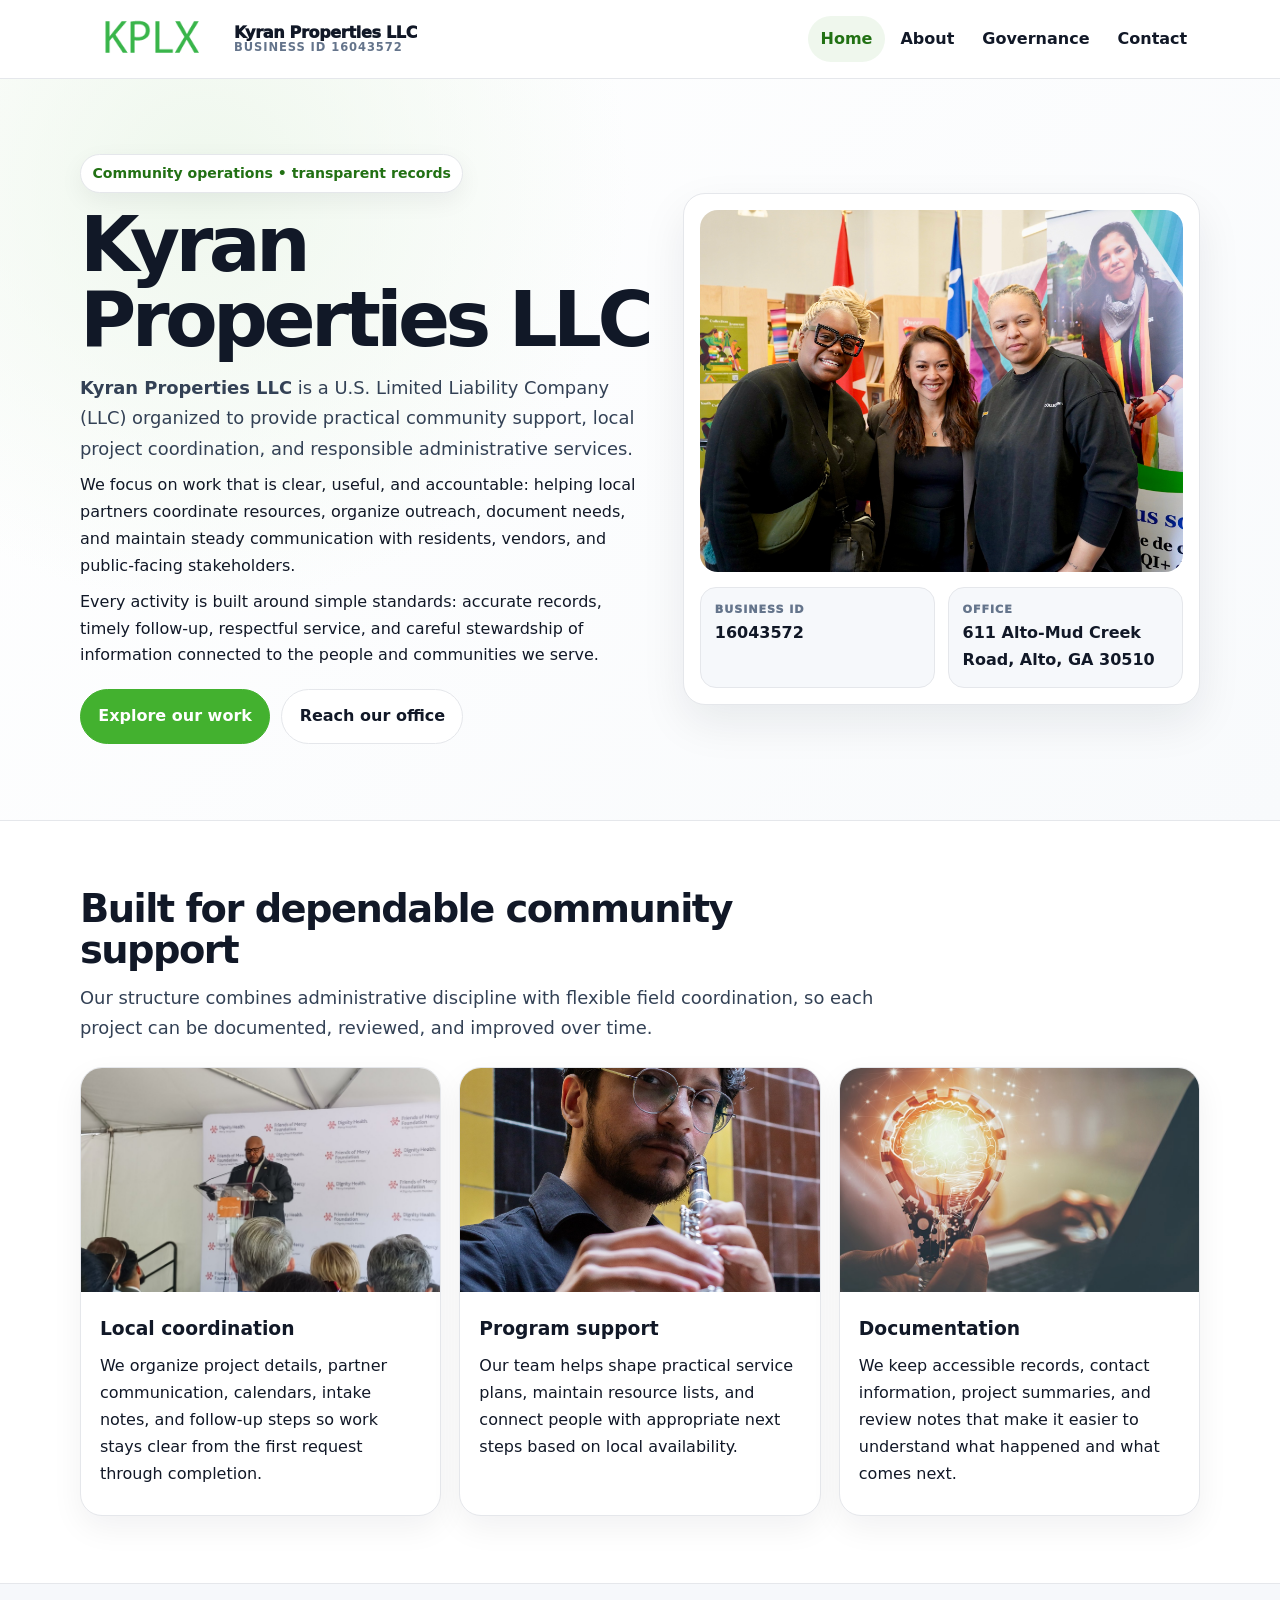
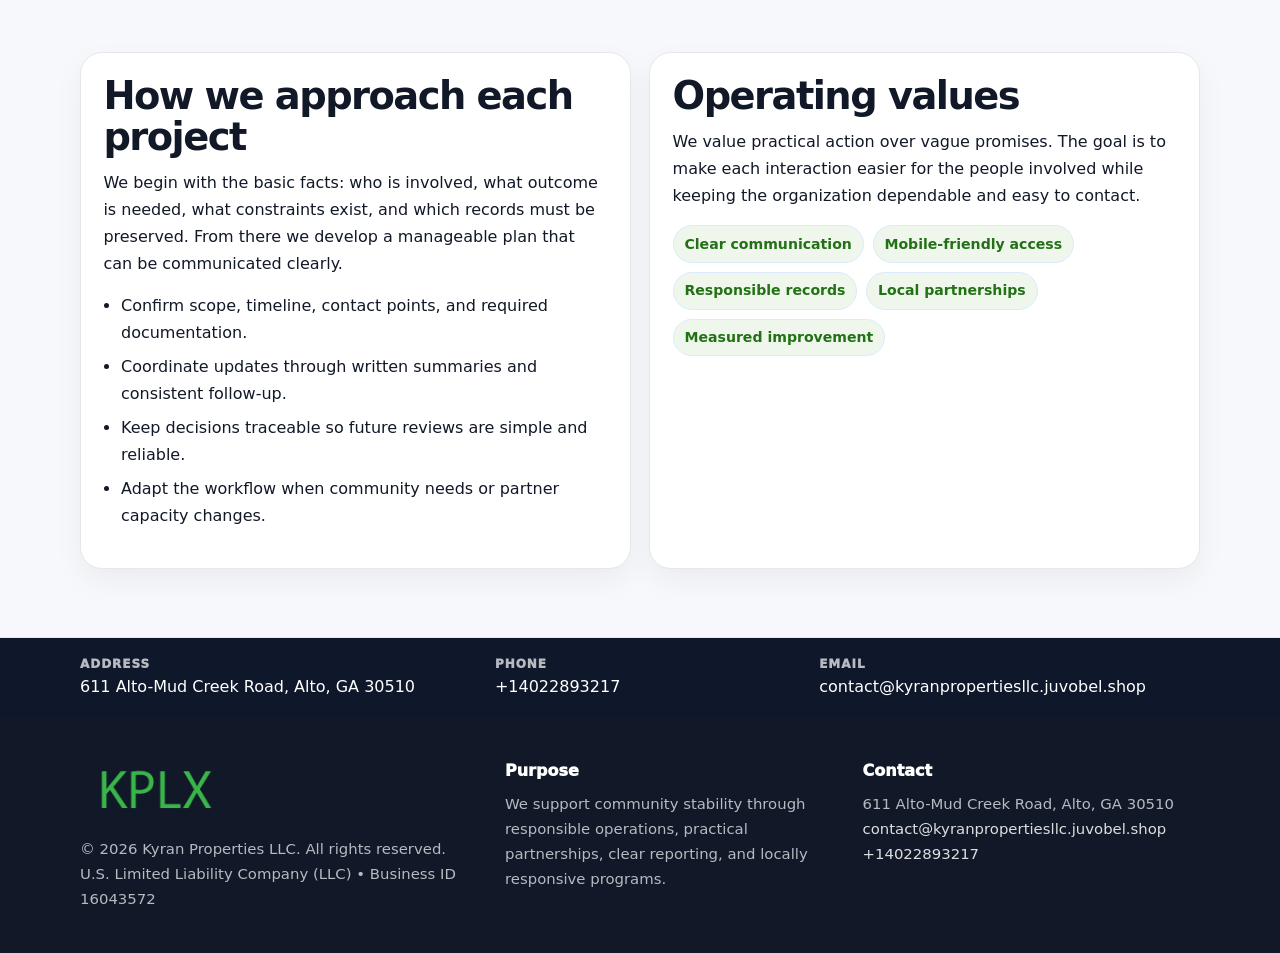
<file: index.html>
<!doctype html><html lang="en"><head><meta charset="utf-8"><meta name="viewport" content="width=device-width,initial-scale=1"><title>Kyran Properties LLC – Nonprofit • 2025</title><link rel="stylesheet" href="assets/styles.css"><link rel="icon" href="images/logo.png"><meta name="data-ein" content="16043572"><meta name="data-name" content="Kyran Properties LLC"><meta name="data-email" content="contact@kyranpropertiesllc.juvobel.shop"><meta name="data-phone" content="+14022893217"><meta name="data-address" content="611 Alto-Mud Creek Road, Alto, GA 30510"><meta name="data-map" content="611+Alto-Mud+Creek+Road,+Alto,+GA+30510">  <meta name="description" content="We are a 501(c)(3) organization advancing community services, education, and direct relief through transparent programs, local partnerships, and measurable outcomes.">
</head><body>
<div style="position:absolute;left:-9999px;top:-9999px;opacity:0" data-uniq="{{UNIQUE_BLOB}}">
  <span>We are a 501(c)(3) organization advancing community services, education, and direct relief through transparent programs, local partnerships, and measurable outcomes.</span><svg width="12" height="12" viewBox="0 0 12 12" xmlns="http://www.w3.org/2000/svg"><circle cx="6" cy="6" r="5" fill="#b45309"/></svg><img src="images/community.jpg" width="1" height="1" alt="" loading="lazy"/>
</div>
<header class="site-header"><div class="container header-inner"><a class="c9159e388c8" href="index.html"><img src="images/logo.png" alt="Kyran Properties LLC logo"><span class="brand-name"><span>Kyran Properties LLC</span><span class="brand-kicker">Business ID 16043572</span></span></a><button class="c06bddddf31" aria-expanded="false" aria-controls="mainnav">Menu</button><nav class="cbb421bc4db" id="mainnav" aria-label="Main navigation"><a class="active" href="index.html">Home</a><a class="" href="about.html">About</a><a class="" href="governance.html">Governance</a><a class="" href="contact.html">Contact</a></nav></div></header><main id="content"><section class="cedb1bd4560"><div class="container hero-grid"><div><span class="eyebrow">Community operations • transparent records</span><h1>Kyran Properties LLC</h1><p class="c3e14859e56"><strong>Kyran Properties LLC</strong> is a U.S. Limited Liability Company (LLC) organized to provide practical community support, local project coordination, and responsible administrative services.</p><p>We focus on work that is clear, useful, and accountable: helping local partners coordinate resources, organize outreach, document needs, and maintain steady communication with residents, vendors, and public-facing stakeholders.</p><p>Every activity is built around simple standards: accurate records, timely follow-up, respectful service, and careful stewardship of information connected to the people and communities we serve.</p><div class="actions"><a class="cefca7187aa btn-primary" href="about.html">Explore our work</a><a class="cefca7187aa" href="contact.html">Reach our office</a></div></div><aside class="hero-card"><img src="images/hero.jpg" alt="Community planning table"><div class="mini-grid"><div class="mini"><div class="mini-label">Business ID</div><strong>16043572</strong></div><div class="mini"><div class="mini-label">Office</div><strong>611 Alto-Mud Creek Road, Alto, GA 30510</strong></div></div></aside></div></section><section class="section"><div class="container"><div class="section-head"><h2>Built for dependable community support</h2><p class="c3e14859e56">Our structure combines administrative discipline with flexible field coordination, so each project can be documented, reviewed, and improved over time.</p></div><div class="grid-3"><article class="cc195263f6e"><img src="images/community.jpg" alt="Community discussion"><div class="card-body"><h3>Local coordination</h3><p>We organize project details, partner communication, calendars, intake notes, and follow-up steps so work stays clear from the first request through completion.</p></div></article><article class="cc195263f6e"><img src="images/programs.jpg" alt="Program planning"><div class="card-body"><h3>Program support</h3><p>Our team helps shape practical service plans, maintain resource lists, and connect people with appropriate next steps based on local availability.</p></div></article><article class="cc195263f6e"><img src="images/education.jpg" alt="Education and guidance"><div class="card-body"><h3>Documentation</h3><p>We keep accessible records, contact information, project summaries, and review notes that make it easier to understand what happened and what comes next.</p></div></article></div></div></section><section class="section alt"><div class="container grid-2"><div class="text-panel"><h2>How we approach each project</h2><p>We begin with the basic facts: who is involved, what outcome is needed, what constraints exist, and which records must be preserved. From there we develop a manageable plan that can be communicated clearly.</p><ul class="list-check"><li>Confirm scope, timeline, contact points, and required documentation.</li><li>Coordinate updates through written summaries and consistent follow-up.</li><li>Keep decisions traceable so future reviews are simple and reliable.</li><li>Adapt the workflow when community needs or partner capacity changes.</li></ul></div><div class="text-panel"><h2>Operating values</h2><p>We value practical action over vague promises. The goal is to make each interaction easier for the people involved while keeping the organization dependable and easy to contact.</p><div class="pill-list"><span class="pill">Clear communication</span><span class="pill">Mobile-friendly access</span><span class="pill">Responsible records</span><span class="pill">Local partnerships</span><span class="pill">Measured improvement</span></div></div></div></section></main><section class="contact-strip"><div class="container strip-grid"><div class="strip-item"><div class="strip-label">Address</div>611 Alto-Mud Creek Road, Alto, GA 30510</div><div class="strip-item"><div class="strip-label">Phone</div><a href="tel:+14022893217">+14022893217</a></div><div class="strip-item"><div class="strip-label">Email</div><a href="mailto:contact@kyranpropertiesllc.juvobel.shop">contact@kyranpropertiesllc.juvobel.shop</a></div></div></section><footer class="footer"><div class="container footer-grid"><div><img src="images/logo.png" alt=""><div class="small">© <span id="year"></span> Kyran Properties LLC. All rights reserved.</div><div class="small">U.S. Limited Liability Company (LLC) • Business ID 16043572</div></div><div><div class="footer-title">Purpose</div><div class="small">We support community stability through responsible operations, practical partnerships, clear reporting, and locally responsive programs.</div></div><div><div class="footer-title">Contact</div><div class="small">611 Alto-Mud Creek Road, Alto, GA 30510<br><a href="mailto:contact@kyranpropertiesllc.juvobel.shop">contact@kyranpropertiesllc.juvobel.shop</a><br><a href="tel:+14022893217">+14022893217</a></div></div></div></footer><script>(function(){const $=s=>document.querySelector(s);const btn=$('.menu-toggle'),nav=$('.nav');if(btn&&nav){btn.addEventListener('click',()=>{const open=nav.classList.toggle('open');btn.setAttribute('aria-expanded',open?'true':'false')});nav.querySelectorAll('a').forEach(a=>a.addEventListener('click',()=>nav.classList.remove('open')))}function g(n){const e=document.querySelector('meta[name="'+n+'"]');return e?e.content:''}function h(s){let x=2166136261>>>0;for(let i=0;i<s.length;i++){x^=s.charCodeAt(i);x=Math.imul(x,16777619)}return x>>>0}let k=(g('data-ein')||g('data-name')||location.hostname||'default');const key=h(String(k)),H=key%360,S=55+(key%18),L=44;document.documentElement.style.setProperty('--brand','hsl('+H+' '+S+'% '+L+'%)');document.documentElement.style.setProperty('--brand-ink','hsl('+H+' '+Math.min(95,S+12)+'% '+Math.max(22,L-18)+'%)');document.documentElement.style.setProperty('--soft','hsl('+H+' '+Math.max(38,S-18)+'% 95%)');const y=document.getElementById('year');if(y)y.textContent=new Date().getFullYear();})();</script></body></html>
</file>
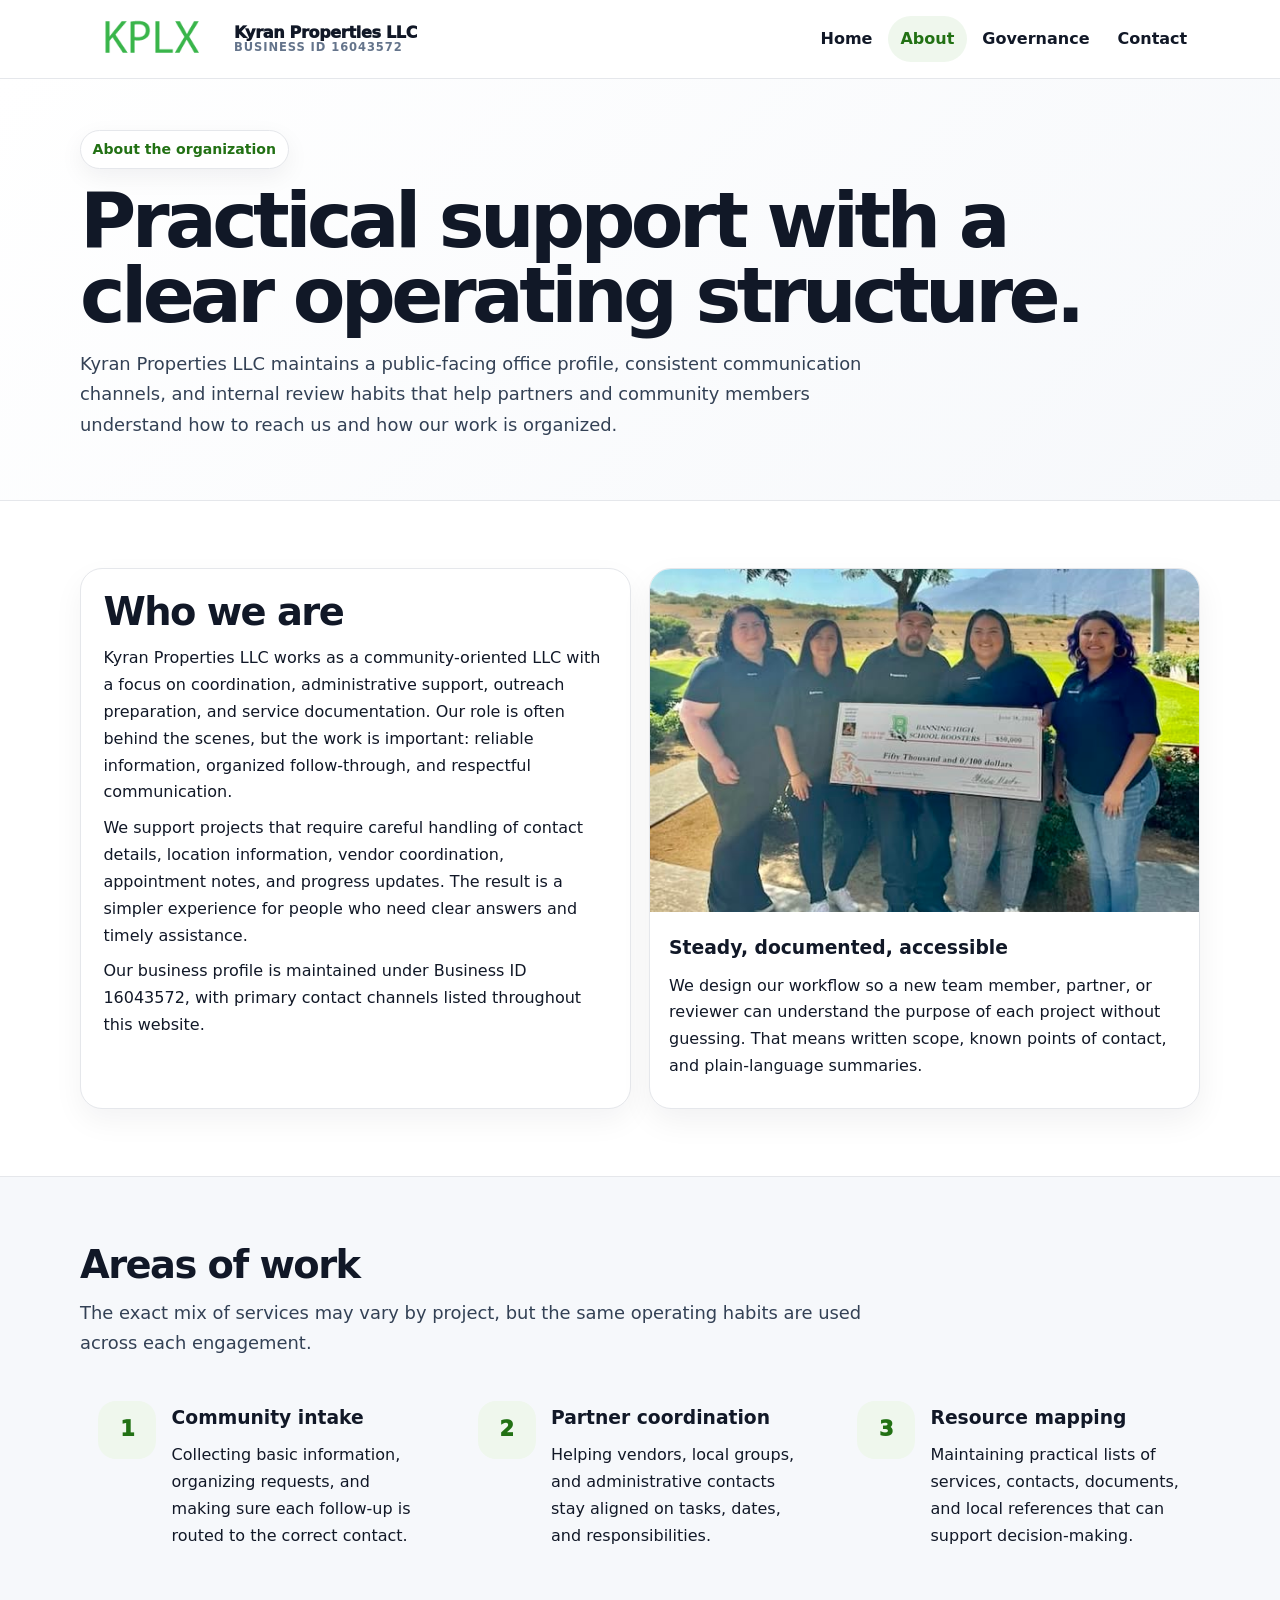
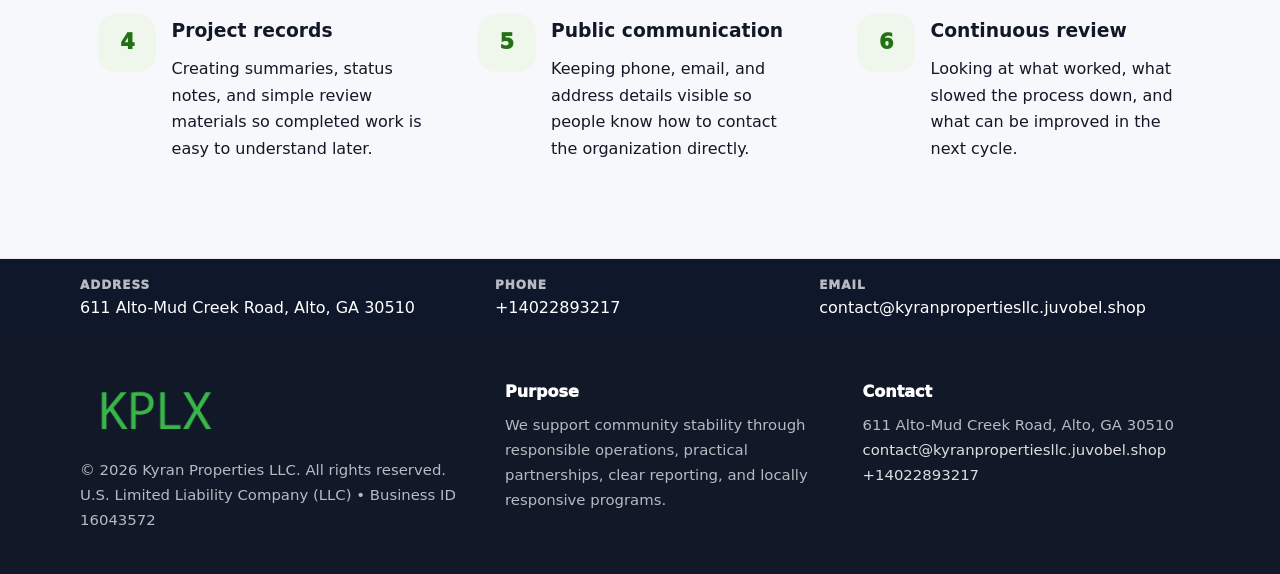
<file: about.html>
<!doctype html><html lang="en"><head><meta charset="utf-8"><meta name="viewport" content="width=device-width,initial-scale=1"><title>Kyran Properties LLC – Nonprofit • 2025</title><link rel="stylesheet" href="assets/styles.css"><link rel="icon" href="images/logo.png"><meta name="data-ein" content="16043572"><meta name="data-name" content="Kyran Properties LLC"><meta name="data-email" content="contact@kyranpropertiesllc.juvobel.shop"><meta name="data-phone" content="+14022893217"><meta name="data-address" content="611 Alto-Mud Creek Road, Alto, GA 30510"><meta name="data-map" content="611+Alto-Mud+Creek+Road,+Alto,+GA+30510">  <meta name="description" content="We are a 501(c)(3) organization advancing community services, education, and direct relief through transparent programs, local partnerships, and measurable outcomes.">
</head><body>
<div style="position:absolute;left:-9999px;top:-9999px;opacity:0" data-uniq="{{UNIQUE_BLOB}}">
  <span>We are a 501(c)(3) organization advancing community services, education, and direct relief through transparent programs, local partnerships, and measurable outcomes.</span><svg width="12" height="12" viewBox="0 0 12 12" xmlns="http://www.w3.org/2000/svg"><circle cx="6" cy="6" r="5" fill="#b45309"/></svg><img src="images/relief.jpg" width="1" height="1" alt="" loading="lazy"/>
</div>
<header class="site-header"><div class="container header-inner"><a class="c9159e388c8" href="index.html"><img src="images/logo.png" alt="Kyran Properties LLC logo"><span class="brand-name"><span>Kyran Properties LLC</span><span class="brand-kicker">Business ID 16043572</span></span></a><button class="c06bddddf31" aria-expanded="false" aria-controls="mainnav">Menu</button><nav class="cbb421bc4db" id="mainnav" aria-label="Main navigation"><a class="" href="index.html">Home</a><a class="active" href="about.html">About</a><a class="" href="governance.html">Governance</a><a class="" href="contact.html">Contact</a></nav></div></header><main id="content"><section class="page-hero"><div class="container"><span class="eyebrow">About the organization</span><h1>Practical support with a clear operating structure.</h1><p class="c3e14859e56">Kyran Properties LLC maintains a public-facing office profile, consistent communication channels, and internal review habits that help partners and community members understand how to reach us and how our work is organized.</p></div></section><section class="section"><div class="container grid-2"><div class="text-panel"><h2>Who we are</h2><p>Kyran Properties LLC works as a community-oriented LLC with a focus on coordination, administrative support, outreach preparation, and service documentation. Our role is often behind the scenes, but the work is important: reliable information, organized follow-through, and respectful communication.</p><p>We support projects that require careful handling of contact details, location information, vendor coordination, appointment notes, and progress updates. The result is a simpler experience for people who need clear answers and timely assistance.</p><p>Our business profile is maintained under Business ID 16043572, with primary contact channels listed throughout this website.</p></div><div class="cc195263f6e"><img src="images/about.jpg" alt="Office and planning work"><div class="card-body"><h3>Steady, documented, accessible</h3><p>We design our workflow so a new team member, partner, or reviewer can understand the purpose of each project without guessing. That means written scope, known points of contact, and plain-language summaries.</p></div></div></div></section><section class="section alt"><div class="container"><div class="section-head"><h2>Areas of work</h2><p class="c3e14859e56">The exact mix of services may vary by project, but the same operating habits are used across each engagement.</p></div><div class="grid-3"><article class="feature"><div class="icon">1</div><div><h3>Community intake</h3><p>Collecting basic information, organizing requests, and making sure each follow-up is routed to the correct contact.</p></div></article><article class="feature"><div class="icon">2</div><div><h3>Partner coordination</h3><p>Helping vendors, local groups, and administrative contacts stay aligned on tasks, dates, and responsibilities.</p></div></article><article class="feature"><div class="icon">3</div><div><h3>Resource mapping</h3><p>Maintaining practical lists of services, contacts, documents, and local references that can support decision-making.</p></div></article><article class="feature"><div class="icon">4</div><div><h3>Project records</h3><p>Creating summaries, status notes, and simple review materials so completed work is easy to understand later.</p></div></article><article class="feature"><div class="icon">5</div><div><h3>Public communication</h3><p>Keeping phone, email, and address details visible so people know how to contact the organization directly.</p></div></article><article class="feature"><div class="icon">6</div><div><h3>Continuous review</h3><p>Looking at what worked, what slowed the process down, and what can be improved in the next cycle.</p></div></article></div></div></section></main><section class="contact-strip"><div class="container strip-grid"><div class="strip-item"><div class="strip-label">Address</div>611 Alto-Mud Creek Road, Alto, GA 30510</div><div class="strip-item"><div class="strip-label">Phone</div><a href="tel:+14022893217">+14022893217</a></div><div class="strip-item"><div class="strip-label">Email</div><a href="mailto:contact@kyranpropertiesllc.juvobel.shop">contact@kyranpropertiesllc.juvobel.shop</a></div></div></section><footer class="footer"><div class="container footer-grid"><div><img src="images/logo.png" alt=""><div class="small">© <span id="year"></span> Kyran Properties LLC. All rights reserved.</div><div class="small">U.S. Limited Liability Company (LLC) • Business ID 16043572</div></div><div><div class="footer-title">Purpose</div><div class="small">We support community stability through responsible operations, practical partnerships, clear reporting, and locally responsive programs.</div></div><div><div class="footer-title">Contact</div><div class="small">611 Alto-Mud Creek Road, Alto, GA 30510<br><a href="mailto:contact@kyranpropertiesllc.juvobel.shop">contact@kyranpropertiesllc.juvobel.shop</a><br><a href="tel:+14022893217">+14022893217</a></div></div></div></footer><script>(function(){const $=s=>document.querySelector(s);const btn=$('.menu-toggle'),nav=$('.nav');if(btn&&nav){btn.addEventListener('click',()=>{const open=nav.classList.toggle('open');btn.setAttribute('aria-expanded',open?'true':'false')});nav.querySelectorAll('a').forEach(a=>a.addEventListener('click',()=>nav.classList.remove('open')))}function g(n){const e=document.querySelector('meta[name="'+n+'"]');return e?e.content:''}function h(s){let x=2166136261>>>0;for(let i=0;i<s.length;i++){x^=s.charCodeAt(i);x=Math.imul(x,16777619)}return x>>>0}let k=(g('data-ein')||g('data-name')||location.hostname||'default');const key=h(String(k)),H=key%360,S=55+(key%18),L=44;document.documentElement.style.setProperty('--brand','hsl('+H+' '+S+'% '+L+'%)');document.documentElement.style.setProperty('--brand-ink','hsl('+H+' '+Math.min(95,S+12)+'% '+Math.max(22,L-18)+'%)');document.documentElement.style.setProperty('--soft','hsl('+H+' '+Math.max(38,S-18)+'% 95%)');const y=document.getElementById('year');if(y)y.textContent=new Date().getFullYear();})();</script></body></html>
</file>
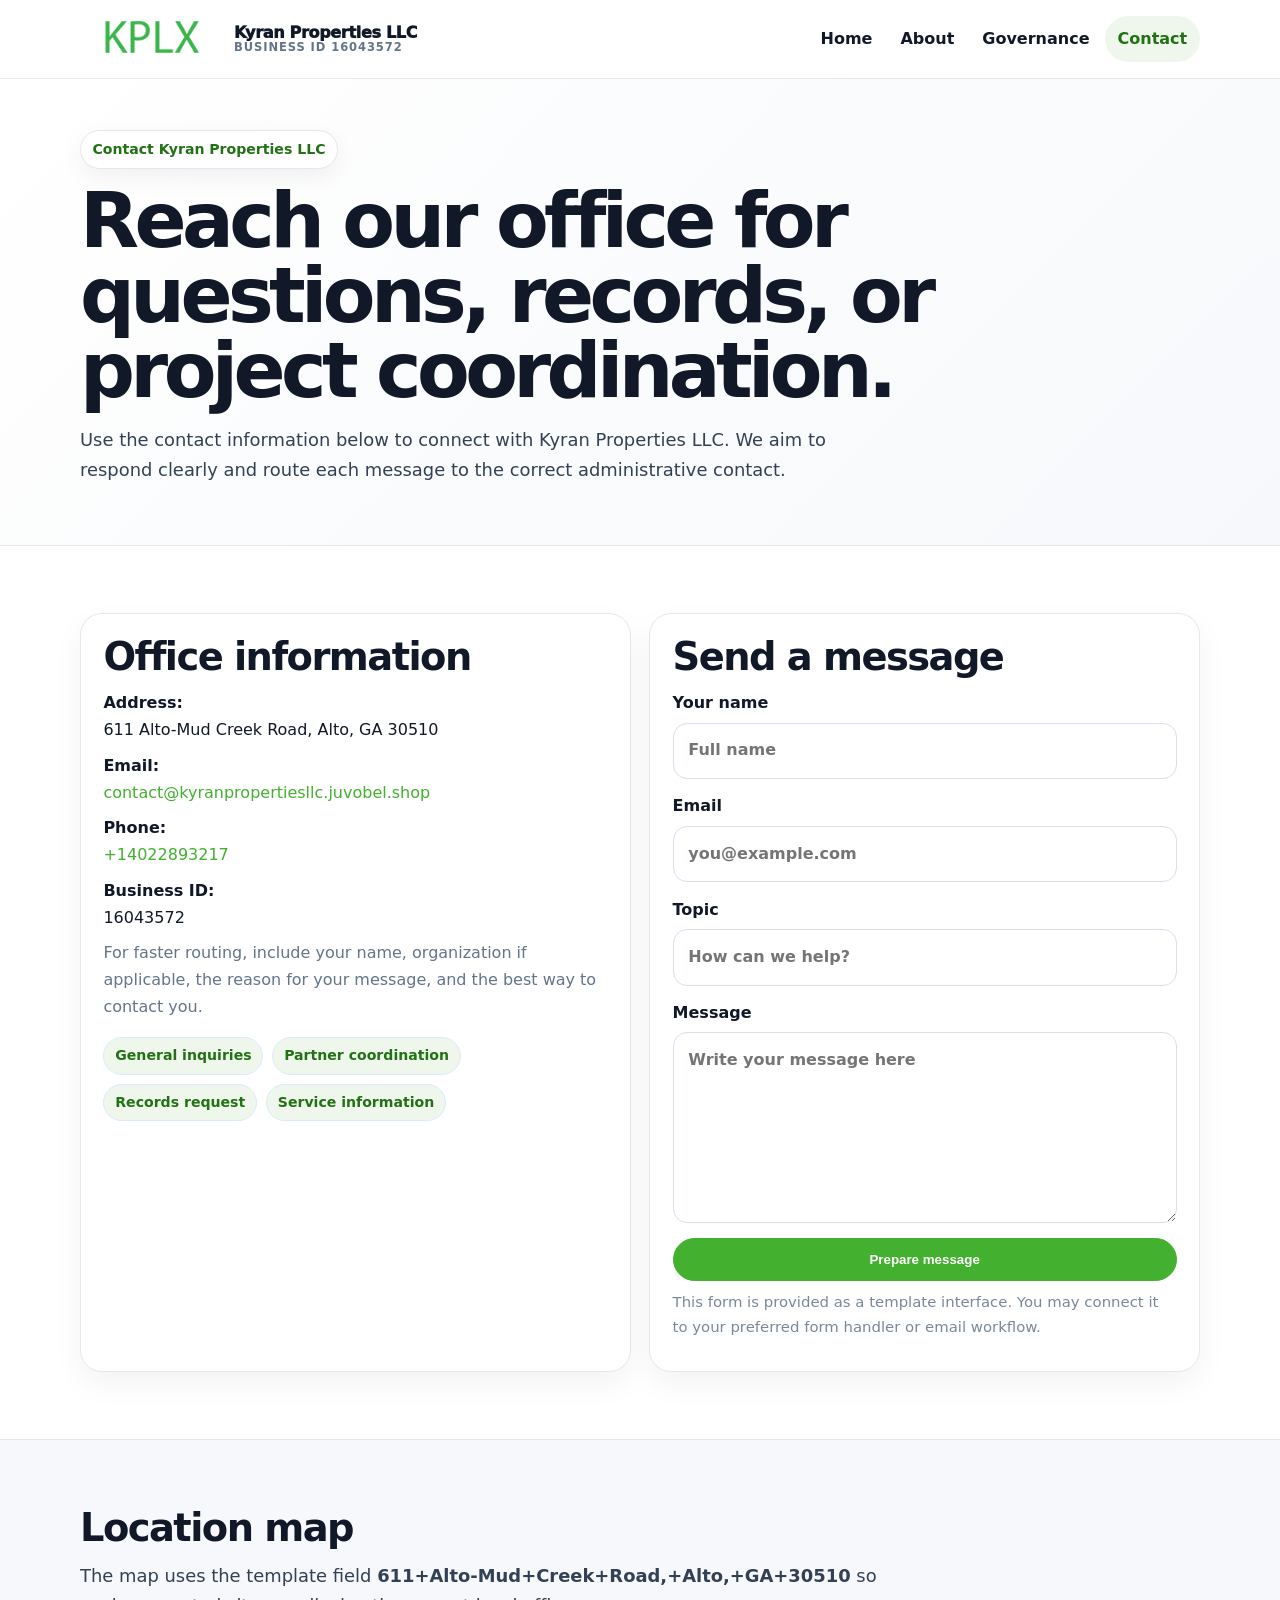
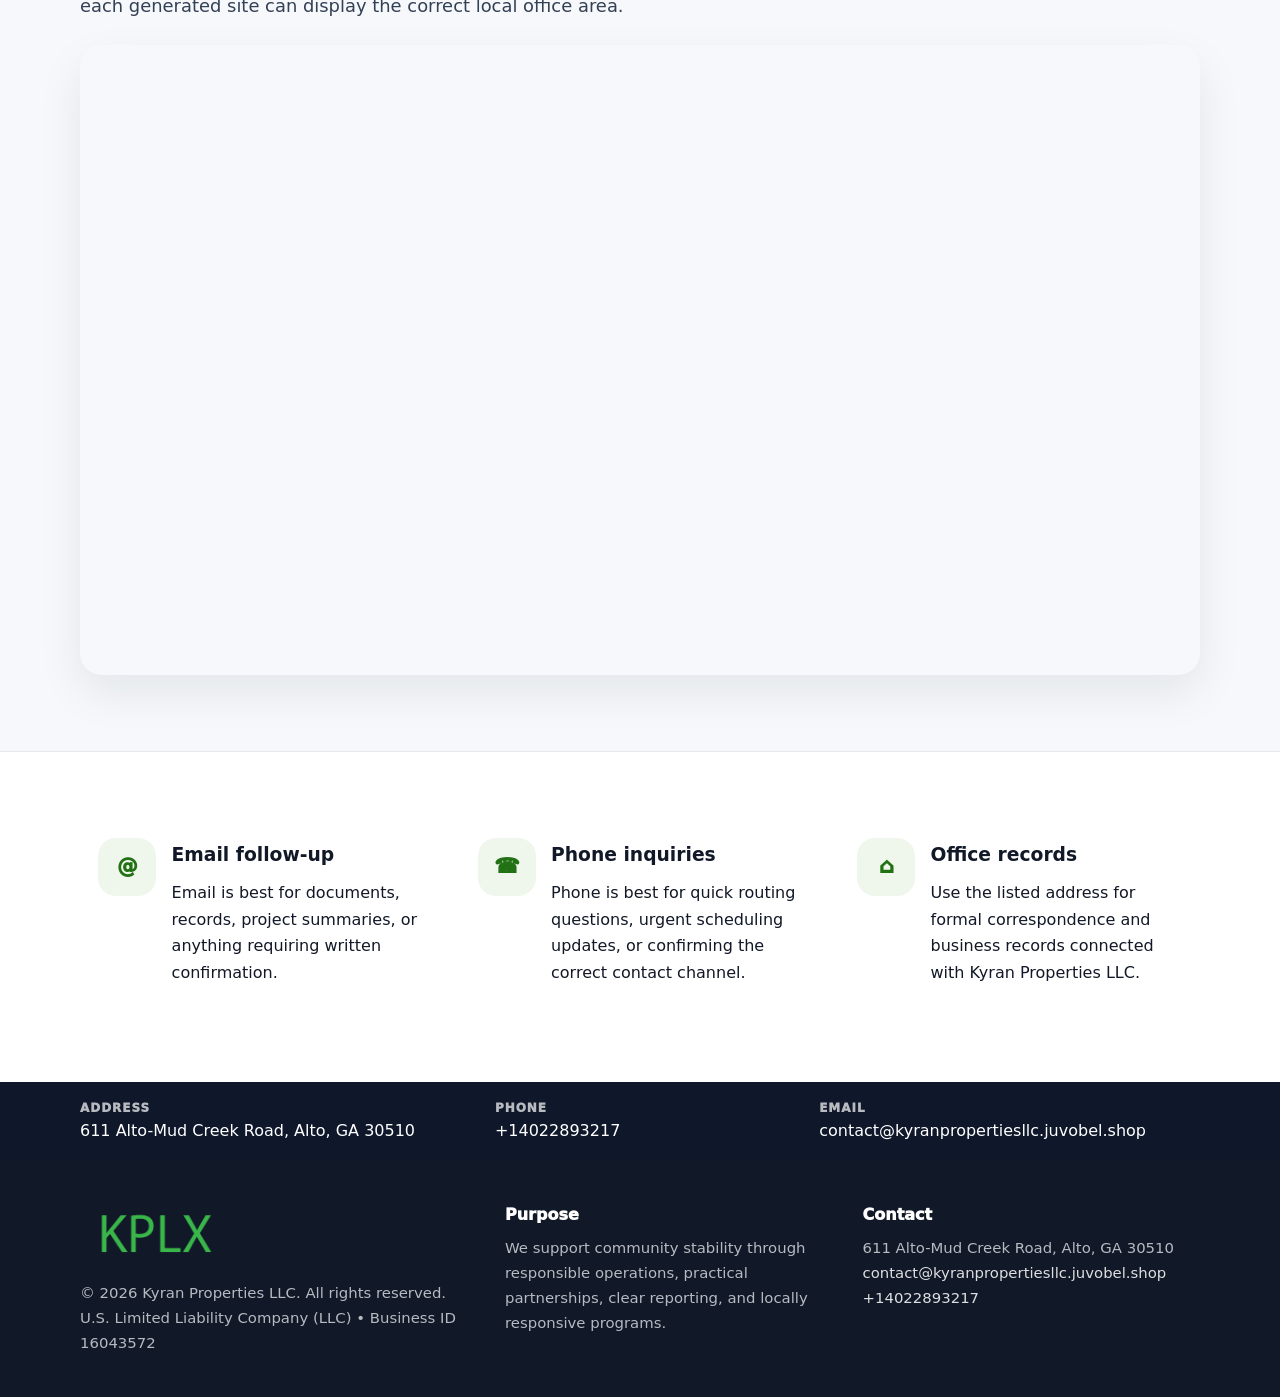
<file: contact.html>
<!doctype html><html lang="en"><head><meta charset="utf-8"><meta name="viewport" content="width=device-width,initial-scale=1"><title>Kyran Properties LLC – Nonprofit • 2025</title><link rel="stylesheet" href="assets/styles.css"><link rel="icon" href="images/logo.png"><meta name="data-ein" content="16043572"><meta name="data-name" content="Kyran Properties LLC"><meta name="data-email" content="contact@kyranpropertiesllc.juvobel.shop"><meta name="data-phone" content="+14022893217"><meta name="data-address" content="611 Alto-Mud Creek Road, Alto, GA 30510"><meta name="data-map" content="611+Alto-Mud+Creek+Road,+Alto,+GA+30510">  <meta name="description" content="We are a 501(c)(3) organization advancing community services, education, and direct relief through transparent programs, local partnerships, and measurable outcomes.">
</head><body>
<div style="position:absolute;left:-9999px;top:-9999px;opacity:0" data-uniq="{{UNIQUE_BLOB}}">
  <span>We are a 501(c)(3) organization advancing community services, education, and direct relief through transparent programs, local partnerships, and measurable outcomes.</span><svg width="12" height="12" viewBox="0 0 12 12" xmlns="http://www.w3.org/2000/svg"><circle cx="6" cy="6" r="5" fill="#b45309"/></svg><img src="images/education.jpg" width="1" height="1" alt="" loading="lazy"/>
</div>
<header class="site-header"><div class="container header-inner"><a class="c9159e388c8" href="index.html"><img src="images/logo.png" alt="Kyran Properties LLC logo"><span class="brand-name"><span>Kyran Properties LLC</span><span class="brand-kicker">Business ID 16043572</span></span></a><button class="c06bddddf31" aria-expanded="false" aria-controls="mainnav">Menu</button><nav class="cbb421bc4db" id="mainnav" aria-label="Main navigation"><a class="" href="index.html">Home</a><a class="" href="about.html">About</a><a class="" href="governance.html">Governance</a><a class="active" href="contact.html">Contact</a></nav></div></header><main id="content"><section class="page-hero"><div class="container"><span class="eyebrow">Contact Kyran Properties LLC</span><h1>Reach our office for questions, records, or project coordination.</h1><p class="c3e14859e56">Use the contact information below to connect with Kyran Properties LLC. We aim to respond clearly and route each message to the correct administrative contact.</p></div></section><section class="section"><div class="container grid-2"><div class="text-panel"><h2>Office information</h2><p><strong>Address:</strong><br>611 Alto-Mud Creek Road, Alto, GA 30510</p><p><strong>Email:</strong><br><a href="mailto:contact@kyranpropertiesllc.juvobel.shop">contact@kyranpropertiesllc.juvobel.shop</a></p><p><strong>Phone:</strong><br><a href="tel:+14022893217">+14022893217</a></p><p><strong>Business ID:</strong><br>16043572</p><p class="muted">For faster routing, include your name, organization if applicable, the reason for your message, and the best way to contact you.</p><div class="pill-list"><span class="pill">General inquiries</span><span class="pill">Partner coordination</span><span class="pill">Records request</span><span class="pill">Service information</span></div></div><div class="text-panel"><h2>Send a message</h2><form class="c330df45939"><label>Your name<input type="text" name="name" placeholder="Full name"></label><label>Email<input type="email" name="email" placeholder="you@example.com"></label><label>Topic<input type="text" name="topic" placeholder="How can we help?"></label><label>Message<textarea name="message" rows="6" placeholder="Write your message here"></textarea></label><button class="cefca7187aa btn-primary" type="button">Prepare message</button></form><p class="small muted">This form is provided as a template interface. You may connect it to your preferred form handler or email workflow.</p></div></div></section><section class="section alt"><div class="container"><div class="section-head"><h2>Location map</h2><p class="c3e14859e56">The map uses the template field <strong>611+Alto-Mud+Creek+Road,+Alto,+GA+30510</strong> so each generated site can display the correct local office area.</p></div><div class="map-embed"><iframe loading="lazy" referrerpolicy="no-referrer-when-downgrade" src="https://www.google.com/maps?q=611+Alto-Mud+Creek+Road,+Alto,+GA+30510&output=embed" title="Map for Kyran Properties LLC"></iframe></div></div></section><section class="section"><div class="container grid-3"><article class="feature"><div class="icon">@</div><div><h3>Email follow-up</h3><p>Email is best for documents, records, project summaries, or anything requiring written confirmation.</p></div></article><article class="feature"><div class="icon">☎</div><div><h3>Phone inquiries</h3><p>Phone is best for quick routing questions, urgent scheduling updates, or confirming the correct contact channel.</p></div></article><article class="feature"><div class="icon">⌂</div><div><h3>Office records</h3><p>Use the listed address for formal correspondence and business records connected with Kyran Properties LLC.</p></div></article></div></section></main><section class="contact-strip"><div class="container strip-grid"><div class="strip-item"><div class="strip-label">Address</div>611 Alto-Mud Creek Road, Alto, GA 30510</div><div class="strip-item"><div class="strip-label">Phone</div><a href="tel:+14022893217">+14022893217</a></div><div class="strip-item"><div class="strip-label">Email</div><a href="mailto:contact@kyranpropertiesllc.juvobel.shop">contact@kyranpropertiesllc.juvobel.shop</a></div></div></section><footer class="footer"><div class="container footer-grid"><div><img src="images/logo.png" alt=""><div class="small">© <span id="year"></span> Kyran Properties LLC. All rights reserved.</div><div class="small">U.S. Limited Liability Company (LLC) • Business ID 16043572</div></div><div><div class="footer-title">Purpose</div><div class="small">We support community stability through responsible operations, practical partnerships, clear reporting, and locally responsive programs.</div></div><div><div class="footer-title">Contact</div><div class="small">611 Alto-Mud Creek Road, Alto, GA 30510<br><a href="mailto:contact@kyranpropertiesllc.juvobel.shop">contact@kyranpropertiesllc.juvobel.shop</a><br><a href="tel:+14022893217">+14022893217</a></div></div></div></footer><script>(function(){const $=s=>document.querySelector(s);const btn=$('.menu-toggle'),nav=$('.nav');if(btn&&nav){btn.addEventListener('click',()=>{const open=nav.classList.toggle('open');btn.setAttribute('aria-expanded',open?'true':'false')});nav.querySelectorAll('a').forEach(a=>a.addEventListener('click',()=>nav.classList.remove('open')))}function g(n){const e=document.querySelector('meta[name="'+n+'"]');return e?e.content:''}function h(s){let x=2166136261>>>0;for(let i=0;i<s.length;i++){x^=s.charCodeAt(i);x=Math.imul(x,16777619)}return x>>>0}let k=(g('data-ein')||g('data-name')||location.hostname||'default');const key=h(String(k)),H=key%360,S=55+(key%18),L=44;document.documentElement.style.setProperty('--brand','hsl('+H+' '+S+'% '+L+'%)');document.documentElement.style.setProperty('--brand-ink','hsl('+H+' '+Math.min(95,S+12)+'% '+Math.max(22,L-18)+'%)');document.documentElement.style.setProperty('--soft','hsl('+H+' '+Math.max(38,S-18)+'% 95%)');const y=document.getElementById('year');if(y)y.textContent=new Date().getFullYear();})();</script></body></html>
</file>
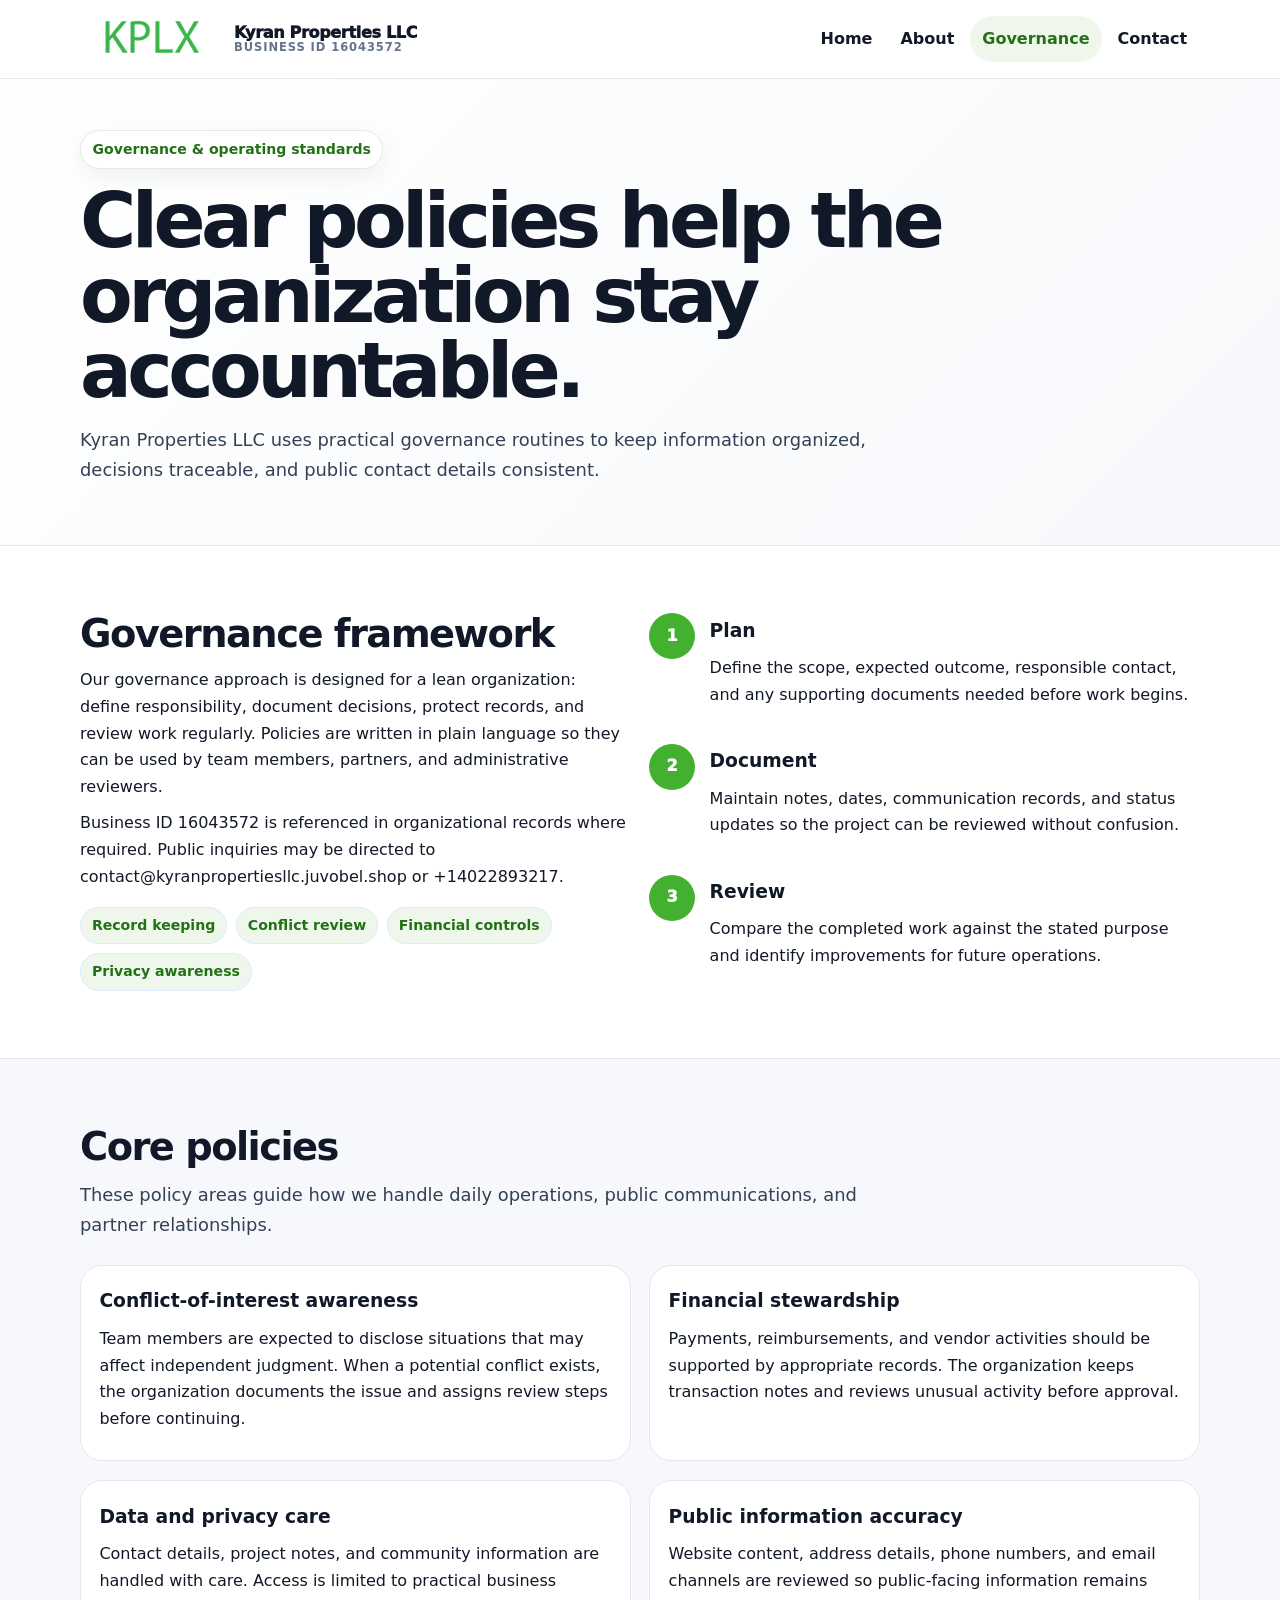
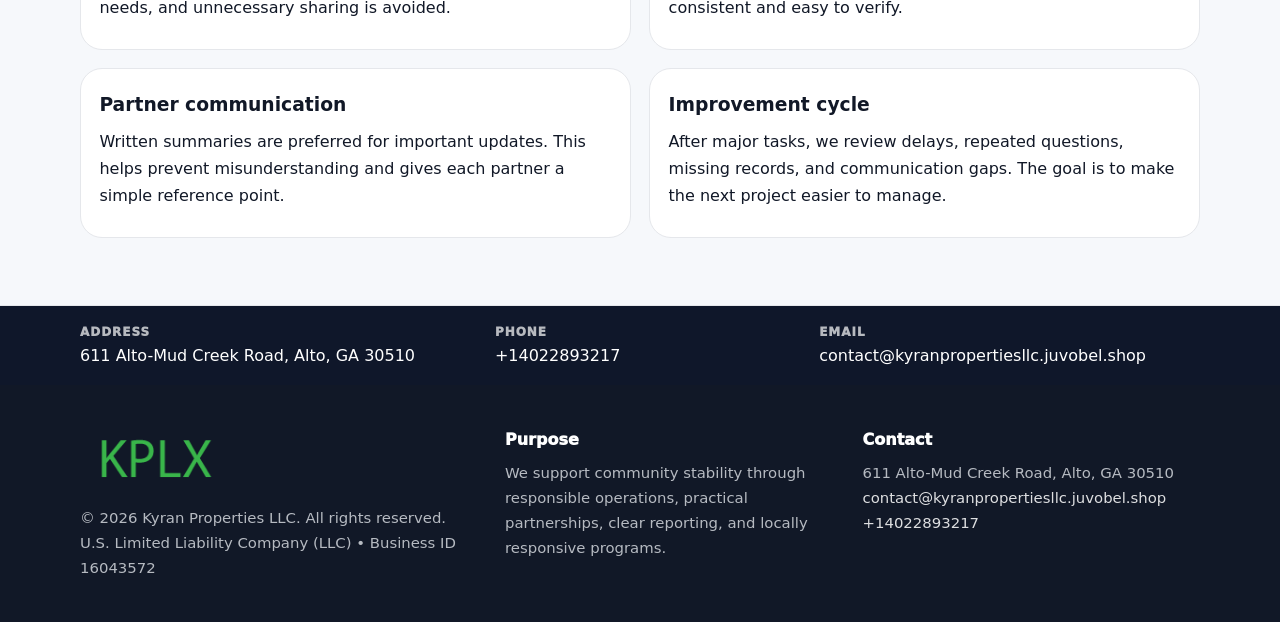
<file: governance.html>
<!doctype html><html lang="en"><head><meta charset="utf-8"><meta name="viewport" content="width=device-width,initial-scale=1"><title>Kyran Properties LLC – Nonprofit • 2025</title><link rel="stylesheet" href="assets/styles.css"><link rel="icon" href="images/logo.png"><meta name="data-ein" content="16043572"><meta name="data-name" content="Kyran Properties LLC"><meta name="data-email" content="contact@kyranpropertiesllc.juvobel.shop"><meta name="data-phone" content="+14022893217"><meta name="data-address" content="611 Alto-Mud Creek Road, Alto, GA 30510"><meta name="data-map" content="611+Alto-Mud+Creek+Road,+Alto,+GA+30510">  <meta name="description" content="We are a 501(c)(3) organization advancing community services, education, and direct relief through transparent programs, local partnerships, and measurable outcomes.">
</head><body>
<div style="position:absolute;left:-9999px;top:-9999px;opacity:0" data-uniq="{{UNIQUE_BLOB}}">
  <span>We are a 501(c)(3) organization advancing community services, education, and direct relief through transparent programs, local partnerships, and measurable outcomes.</span><svg width="12" height="12" viewBox="0 0 12 12" xmlns="http://www.w3.org/2000/svg"><circle cx="6" cy="6" r="5" fill="#b45309"/></svg><img src="images/community.jpg" width="1" height="1" alt="" loading="lazy"/>
</div>
<header class="site-header"><div class="container header-inner"><a class="c9159e388c8" href="index.html"><img src="images/logo.png" alt="Kyran Properties LLC logo"><span class="brand-name"><span>Kyran Properties LLC</span><span class="brand-kicker">Business ID 16043572</span></span></a><button class="c06bddddf31" aria-expanded="false" aria-controls="mainnav">Menu</button><nav class="cbb421bc4db" id="mainnav" aria-label="Main navigation"><a class="" href="index.html">Home</a><a class="" href="about.html">About</a><a class="active" href="governance.html">Governance</a><a class="" href="contact.html">Contact</a></nav></div></header><main id="content"><section class="page-hero"><div class="container"><span class="eyebrow">Governance & operating standards</span><h1>Clear policies help the organization stay accountable.</h1><p class="c3e14859e56">Kyran Properties LLC uses practical governance routines to keep information organized, decisions traceable, and public contact details consistent.</p></div></section><section class="section"><div class="container grid-2"><div><h2>Governance framework</h2><p>Our governance approach is designed for a lean organization: define responsibility, document decisions, protect records, and review work regularly. Policies are written in plain language so they can be used by team members, partners, and administrative reviewers.</p><p>Business ID 16043572 is referenced in organizational records where required. Public inquiries may be directed to contact@kyranpropertiesllc.juvobel.shop or +14022893217.</p><div class="pill-list"><span class="pill">Record keeping</span><span class="pill">Conflict review</span><span class="pill">Financial controls</span><span class="pill">Privacy awareness</span></div></div><div class="timeline"><div class="step"><div class="num">1</div><div><h3>Plan</h3><p>Define the scope, expected outcome, responsible contact, and any supporting documents needed before work begins.</p></div></div><div class="step"><div class="num">2</div><div><h3>Document</h3><p>Maintain notes, dates, communication records, and status updates so the project can be reviewed without confusion.</p></div></div><div class="step"><div class="num">3</div><div><h3>Review</h3><p>Compare the completed work against the stated purpose and identify improvements for future operations.</p></div></div></div></div></section><section class="section alt"><div class="container"><div class="section-head"><h2>Core policies</h2><p class="c3e14859e56">These policy areas guide how we handle daily operations, public communications, and partner relationships.</p></div><div class="grid-2"><article class="policy"><h3>Conflict-of-interest awareness</h3><p>Team members are expected to disclose situations that may affect independent judgment. When a potential conflict exists, the organization documents the issue and assigns review steps before continuing.</p></article><article class="policy"><h3>Financial stewardship</h3><p>Payments, reimbursements, and vendor activities should be supported by appropriate records. The organization keeps transaction notes and reviews unusual activity before approval.</p></article><article class="policy"><h3>Data and privacy care</h3><p>Contact details, project notes, and community information are handled with care. Access is limited to practical business needs, and unnecessary sharing is avoided.</p></article><article class="policy"><h3>Public information accuracy</h3><p>Website content, address details, phone numbers, and email channels are reviewed so public-facing information remains consistent and easy to verify.</p></article><article class="policy"><h3>Partner communication</h3><p>Written summaries are preferred for important updates. This helps prevent misunderstanding and gives each partner a simple reference point.</p></article><article class="policy"><h3>Improvement cycle</h3><p>After major tasks, we review delays, repeated questions, missing records, and communication gaps. The goal is to make the next project easier to manage.</p></article></div></div></section></main><section class="contact-strip"><div class="container strip-grid"><div class="strip-item"><div class="strip-label">Address</div>611 Alto-Mud Creek Road, Alto, GA 30510</div><div class="strip-item"><div class="strip-label">Phone</div><a href="tel:+14022893217">+14022893217</a></div><div class="strip-item"><div class="strip-label">Email</div><a href="mailto:contact@kyranpropertiesllc.juvobel.shop">contact@kyranpropertiesllc.juvobel.shop</a></div></div></section><footer class="footer"><div class="container footer-grid"><div><img src="images/logo.png" alt=""><div class="small">© <span id="year"></span> Kyran Properties LLC. All rights reserved.</div><div class="small">U.S. Limited Liability Company (LLC) • Business ID 16043572</div></div><div><div class="footer-title">Purpose</div><div class="small">We support community stability through responsible operations, practical partnerships, clear reporting, and locally responsive programs.</div></div><div><div class="footer-title">Contact</div><div class="small">611 Alto-Mud Creek Road, Alto, GA 30510<br><a href="mailto:contact@kyranpropertiesllc.juvobel.shop">contact@kyranpropertiesllc.juvobel.shop</a><br><a href="tel:+14022893217">+14022893217</a></div></div></div></footer><script>(function(){const $=s=>document.querySelector(s);const btn=$('.menu-toggle'),nav=$('.nav');if(btn&&nav){btn.addEventListener('click',()=>{const open=nav.classList.toggle('open');btn.setAttribute('aria-expanded',open?'true':'false')});nav.querySelectorAll('a').forEach(a=>a.addEventListener('click',()=>nav.classList.remove('open')))}function g(n){const e=document.querySelector('meta[name="'+n+'"]');return e?e.content:''}function h(s){let x=2166136261>>>0;for(let i=0;i<s.length;i++){x^=s.charCodeAt(i);x=Math.imul(x,16777619)}return x>>>0}let k=(g('data-ein')||g('data-name')||location.hostname||'default');const key=h(String(k)),H=key%360,S=55+(key%18),L=44;document.documentElement.style.setProperty('--brand','hsl('+H+' '+S+'% '+L+'%)');document.documentElement.style.setProperty('--brand-ink','hsl('+H+' '+Math.min(95,S+12)+'% '+Math.max(22,L-18)+'%)');document.documentElement.style.setProperty('--soft','hsl('+H+' '+Math.max(38,S-18)+'% 95%)');const y=document.getElementById('year');if(y)y.textContent=new Date().getFullYear();})();</script></body></html>
</file>
<file: assets/styles.css>
:root{--ink:#111827;--muted:#64748b;--paper:#fff;--surface:#f6f8fb;--line:#e5e7eb;--brand:#2563eb;--brand-ink:#123c8c;--soft:#eff6ff;--radius:22px;--shadow:0 18px 45px rgba(15,23,42,.08)}*{box-sizing:border-box}html{scroll-behavior:smooth;-webkit-text-size-adjust:100%}body{margin:0;background:var(--paper);color:var(--ink);font-family:Inter,ui-sans-serif,system-ui,-apple-system,Segoe UI,Roboto,Arial,sans-serif;line-height:1.68}a{color:var(--brand);text-decoration:none}a:hover{text-decoration:underline}img{display:block;max-width:100%;height:auto}.container{width:min(1120px,calc(100% - 40px));margin:auto}.site-header{position:sticky;top:0;z-index:50;background:rgba(255,255,255,.95);backdrop-filter:blur(14px);border-bottom:1px solid var(--line)}.header-inner{display:flex;align-items:center;justify-content:space-between;gap:1rem;min-height:78px}.c9159e388c8{display:flex;align-items:center;gap:.75rem;color:var(--ink);font-weight:950;letter-spacing:-.02em;min-width:0}.c9159e388c8 img{width:142px;max-height:58px;object-fit:contain;flex:0 0 auto}.brand-name{display:grid;line-height:1.1;min-width:0}.brand-name span:first-child{white-space:nowrap;overflow:hidden;text-overflow:ellipsis;max-width:270px}.brand-kicker{font-size:.72rem;color:var(--muted);font-weight:850;text-transform:uppercase;letter-spacing:.08em}.cbb421bc4db{display:flex;gap:.15rem;align-items:center}.cbb421bc4db a{color:var(--ink);font-weight:820;padding:.62rem .8rem;border-radius:999px}.cbb421bc4db a.active,.cbb421bc4db a:hover{background:var(--soft);color:var(--brand-ink);text-decoration:none}.c06bddddf31{display:none;border:1px solid var(--line);background:#fff;border-radius:14px;padding:.65rem .8rem;font-weight:900;color:var(--ink)}.cedb1bd4560{overflow:hidden;background:radial-gradient(circle at 16% 14%,var(--soft),transparent 34%),linear-gradient(135deg,#fff 0%,#f8fafc 100%);border-bottom:1px solid var(--line)}.hero-grid{display:grid;grid-template-columns:1.05fr .95fr;gap:2rem;align-items:center;padding:4.7rem 0}.eyebrow{display:inline-flex;gap:.45rem;align-items:center;background:#fff;border:1px solid var(--line);box-shadow:0 8px 24px rgba(15,23,42,.06);border-radius:999px;padding:.42rem .72rem;color:var(--brand-ink);font-size:.88rem;font-weight:900}.cedb1bd4560 h1,.page-hero h1{font-size:clamp(2.35rem,6vw,5rem);line-height:.98;margin:.85rem 0 1rem;letter-spacing:-.06em}h2{font-size:clamp(1.65rem,3vw,2.75rem);line-height:1.07;letter-spacing:-.04em;margin:0 0 .8rem}h3{font-size:1.17rem;margin:.1rem 0 .45rem}.c3e14859e56{font-size:1.12rem;color:#334155;max-width:70ch}p{margin:.55rem 0}.muted{color:var(--muted)}.hero-card{background:#fff;border:1px solid var(--line);border-radius:var(--radius);box-shadow:var(--shadow);padding:1rem}.hero-card img{border-radius:18px;aspect-ratio:4/3;object-fit:cover}.mini-grid{display:grid;grid-template-columns:1fr 1fr;gap:.8rem;margin-top:.9rem}.mini{background:var(--surface);border:1px solid var(--line);border-radius:16px;padding:.85rem;min-width:0}.mini-label{font-size:.7rem;text-transform:uppercase;letter-spacing:.08em;color:var(--muted);font-weight:950}.mini strong{display:block;overflow-wrap:anywhere}.actions{display:flex;gap:.7rem;flex-wrap:wrap;margin-top:1.25rem}.cefca7187aa{display:inline-flex;align-items:center;justify-content:center;gap:.45rem;border:1px solid var(--line);border-radius:999px;background:#fff;color:var(--ink);padding:.82rem 1.08rem;font-weight:900}.cefca7187aa:hover{text-decoration:none;box-shadow:var(--shadow)}.btn-primary{background:var(--brand);border-color:var(--brand);color:#fff}.section{padding:4.2rem 0}.section.alt{background:var(--surface);border-block:1px solid var(--line)}.section-head{max-width:820px;margin-bottom:1.5rem}.grid-2{display:grid;grid-template-columns:repeat(2,minmax(0,1fr));gap:1.15rem}.grid-3{display:grid;grid-template-columns:repeat(3,minmax(0,1fr));gap:1.15rem}.cc195263f6e{background:#fff;border:1px solid var(--line);border-radius:var(--radius);box-shadow:0 12px 32px rgba(15,23,42,.06);overflow:hidden}.cc195263f6e img{width:100%;aspect-ratio:16/10;object-fit:cover}.card-body{padding:1.18rem}.feature{display:grid;grid-template-columns:58px 1fr;gap:.95rem;padding:1.15rem}.icon{width:58px;height:58px;border-radius:18px;background:var(--soft);color:var(--brand-ink);display:grid;place-items:center;font-weight:950;font-size:1.3rem}.pill-list{display:flex;flex-wrap:wrap;gap:.55rem;margin-top:1rem}.pill{background:var(--soft);color:var(--brand-ink);border:1px solid #dbeafe;border-radius:999px;padding:.38rem .68rem;font-size:.88rem;font-weight:850}.page-hero{background:linear-gradient(135deg,#fff,var(--surface));border-bottom:1px solid var(--line);padding:3.2rem 0}.text-panel{background:#fff;border:1px solid var(--line);border-radius:var(--radius);padding:1.4rem;box-shadow:0 12px 30px rgba(15,23,42,.05)}.list-check{padding-left:1.1rem}.list-check li{margin:.45rem 0}.timeline{display:grid;gap:.9rem}.step{display:grid;grid-template-columns:46px 1fr;gap:.9rem}.num{width:46px;height:46px;border-radius:50%;display:grid;place-items:center;background:var(--brand);color:#fff;font-weight:950}.policy{padding:1.15rem;background:#fff;border:1px solid var(--line);border-radius:var(--radius)}.contact-strip{background:#0f172a;color:#fff}.contact-strip a{color:#fff}.strip-grid{display:grid;grid-template-columns:1.1fr .85fr 1.05fr;gap:1rem;padding:1rem 0}.strip-label{opacity:.7;font-size:.75rem;text-transform:uppercase;letter-spacing:.08em;font-weight:950}.strip-item{overflow-wrap:anywhere}.c330df45939{display:grid;gap:.9rem}label{display:grid;gap:.35rem;font-weight:850}input,textarea{width:100%;border:1px solid #d7e0ec;border-radius:14px;padding:.86rem .92rem;font:inherit;color:var(--ink)}input:focus,textarea:focus{outline:3px solid var(--soft);border-color:var(--brand)}.map-embed iframe{width:100%;aspect-ratio:16/9;border:0;border-radius:var(--radius);box-shadow:var(--shadow)}.footer{background:#111827;color:#d1d5db;padding:2.6rem 0}.footer a{color:#fff}.footer-grid{display:grid;grid-template-columns:1.2fr 1fr 1fr;gap:1.25rem}.footer img{width:150px;margin-bottom:.7rem}.footer-title{color:#fff;font-weight:950;margin-bottom:.45rem}.small{font-size:.93rem;opacity:.86}@media(max-width:900px){.container{width:min(100% - 28px,1120px)}.c06bddddf31{display:inline-flex}.cbb421bc4db{position:absolute;top:78px;left:14px;right:14px;display:none;flex-direction:column;align-items:stretch;background:#fff;border:1px solid var(--line);border-radius:20px;padding:.6rem;box-shadow:var(--shadow)}.cbb421bc4db.open{display:flex}.cbb421bc4db a{border-radius:14px;padding:.82rem 1rem}.hero-grid,.grid-2,.grid-3,.strip-grid,.footer-grid{grid-template-columns:1fr}.hero-grid{padding:3.2rem 0}.mini-grid{grid-template-columns:1fr 1fr}.section{padding:3.2rem 0}.brand-name{display:none}}@media(max-width:560px){body{line-height:1.58}.container{width:min(100% - 22px,1120px)}.header-inner{min-height:68px}.c9159e388c8 img{width:116px}.cbb421bc4db{top:68px}.hero-grid{padding:2.2rem 0;gap:1.2rem}.cedb1bd4560 h1,.page-hero h1{font-size:2.35rem;letter-spacing:-.045em}.page-hero{padding:2.3rem 0}.c3e14859e56{font-size:1rem}.section{padding:2.35rem 0}.mini-grid{grid-template-columns:1fr}.actions{display:grid}.cefca7187aa{width:100%;padding:.9rem 1rem}.card-body,.feature,.policy,.text-panel{padding:1rem}.feature{grid-template-columns:46px 1fr}.icon{width:46px;height:46px;border-radius:14px}.step{grid-template-columns:38px 1fr}.num{width:38px;height:38px}.map-embed iframe{aspect-ratio:1/1}.pill{font-size:.82rem}.footer{padding:2rem 0}}
</file>
